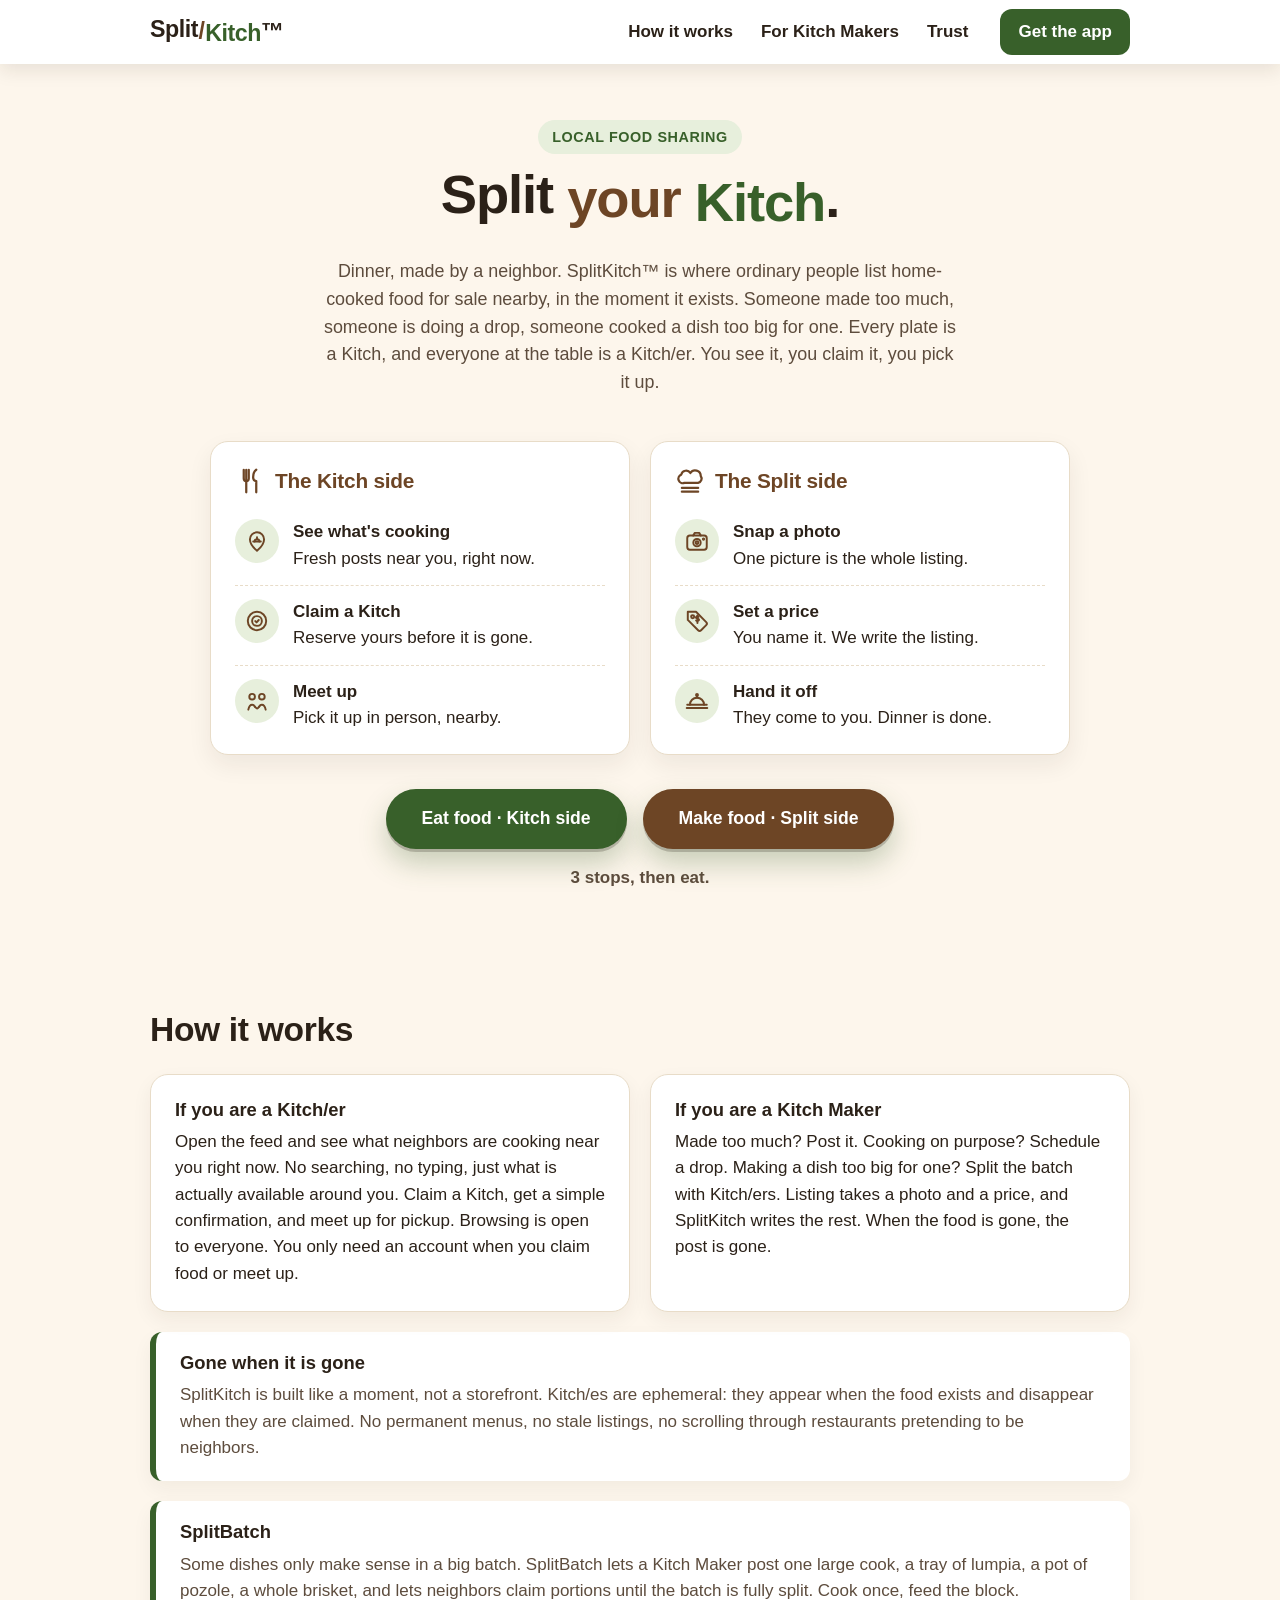
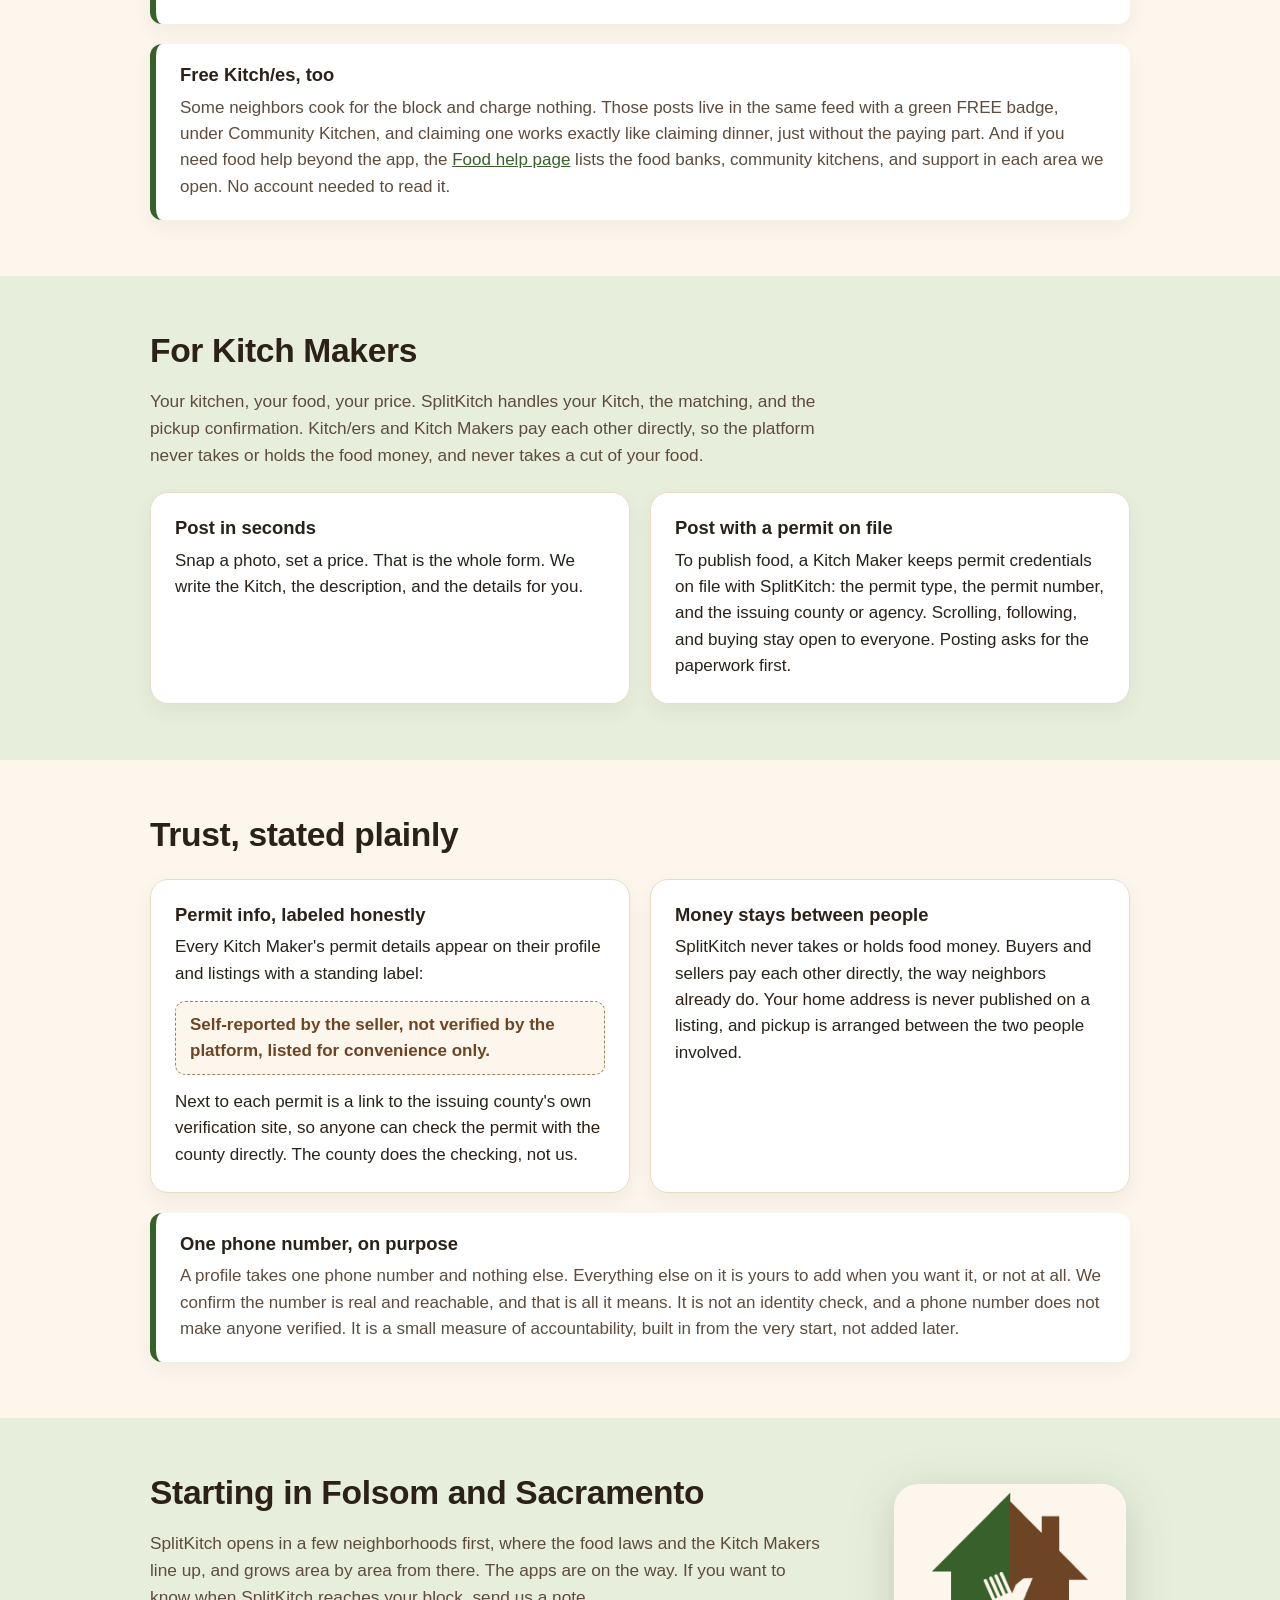
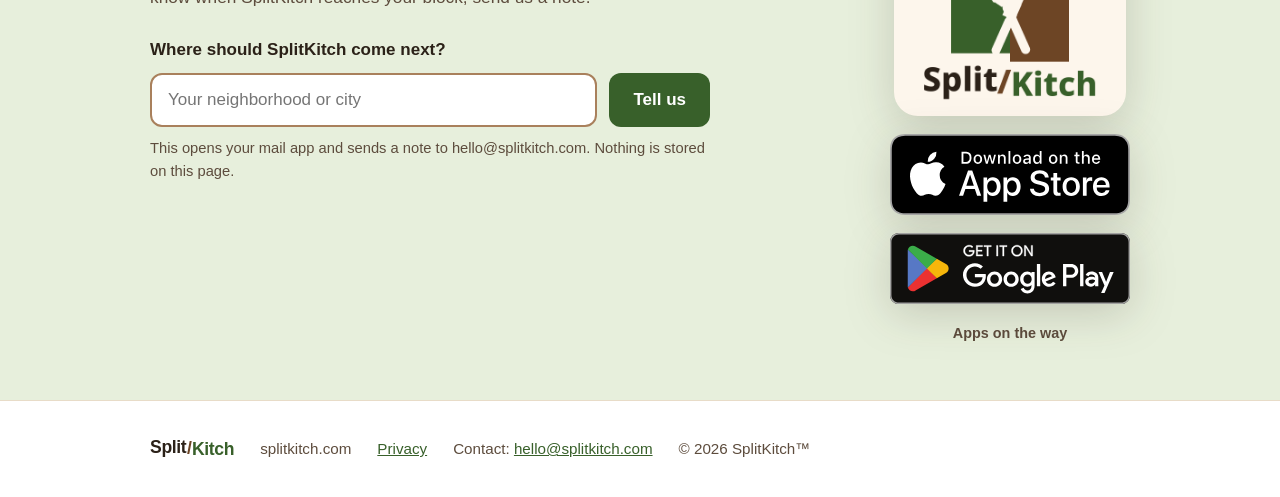
<file: index.html>
<!DOCTYPE html>
<html lang="en">
<head>
<meta charset="utf-8">
<meta name="viewport" content="width=device-width, initial-scale=1">
<meta name="color-scheme" content="light">
<meta name="description" content="SplitKitch is local food sharing: neighbors sharing home-cooked Kitch/es, in the moment. Starting in Folsom and Sacramento.">
<title>SplitKitch™: Local food, shared</title>
<link rel="icon" type="image/svg+xml" href="favicon.svg">
<link rel="stylesheet" href="styles.css">
</head>
<body>

<header class="site-header">
  <div class="wrap header-inner">
    <a class="wordmark" href="#top" aria-label="SplitKitch home"><span class="wordmark-split">Split</span><span class="wordmark-slash" aria-hidden="true">/</span><span class="wordmark-accent">Kitch</span>™</a>
    <nav class="site-nav" aria-label="Main">
      <a href="#how">How it works</a>
      <a href="#cooks">For Kitch Makers</a>
      <a href="#trust">Trust</a>
    </nav>
    <a class="btn btn-primary btn-small" href="#apps">Get the app</a>
  </div>
</header>

<main id="top">

  <!-- Hero -->
  <section class="hero">
    <div class="wrap">
      <p class="eyebrow">Local food sharing</p>
      <h1 class="tagline"><span class="tagline-split">Split</span> <span class="tagline-your">your</span> <span class="tagline-kitch">Kitch</span>.</h1>
      <p class="lede">Dinner, made by a neighbor. SplitKitch™ is where ordinary people list home-cooked food for sale nearby, in the moment it exists. Someone made too much, someone is doing a drop, someone cooked a dish too big for one. Every plate is a Kitch, and everyone at the table is a Kitch/er. You see it, you claim it, you pick it up.</p>

      <div class="trails" role="group" aria-label="The two sides of SplitKitch">
        <div class="trail">
          <h2 class="trail-title">
            <svg class="trail-icon" viewBox="0 0 24 24" fill="none" stroke="currentColor" stroke-width="1.8" stroke-linecap="round" stroke-linejoin="round" aria-hidden="true">
              <path d="M7 3v7a2 2 0 0 0 2 2h0a2 2 0 0 0 2-2V3"/>
              <path d="M9 3v18"/>
              <path d="M17 3c-1.7 1.2-2.5 3.4-2.5 6 0 1.9.8 3 2.5 3v9"/>
            </svg>
            The Kitch side
          </h2>
          <ol class="steps">
            <li>
              <span class="step-icon" aria-hidden="true">
                <svg viewBox="0 0 24 24" fill="none" stroke="currentColor" stroke-width="1.8" stroke-linecap="round" stroke-linejoin="round"><path d="M12 21s-6.5-5.4-6.5-10.4A6.5 6.5 0 0 1 12 4a6.5 6.5 0 0 1 6.5 6.6C18.5 15.6 12 21 12 21Z"/><path d="M8.5 12.5h7"/><path d="M9.8 12.5a2.2 2.2 0 0 1 4.4 0"/><path d="M12 8.6v1.7"/></svg>
              </span>
              <span><strong>See what's cooking</strong><br>Fresh posts near you, right now.</span>
            </li>
            <li>
              <span class="step-icon" aria-hidden="true">
                <svg viewBox="0 0 24 24" fill="none" stroke="currentColor" stroke-width="1.8" stroke-linecap="round" stroke-linejoin="round"><circle cx="12" cy="12" r="8.5"/><circle cx="12" cy="12" r="4.5"/><path d="m10.4 12.1 1.2 1.2 2-2.2"/></svg>
              </span>
              <span><strong>Claim a Kitch</strong><br>Reserve yours before it is gone.</span>
            </li>
            <li>
              <span class="step-icon" aria-hidden="true">
                <svg viewBox="0 0 24 24" fill="none" stroke="currentColor" stroke-width="1.8" stroke-linecap="round" stroke-linejoin="round"><circle cx="7.5" cy="8" r="2.6"/><circle cx="16.5" cy="8" r="2.6"/><path d="M4 20c.6-3 1.9-4.5 3.5-4.5 1 0 1.9.6 2.5 1.7"/><path d="M20 20c-.6-3-1.9-4.5-3.5-4.5-1 0-1.9.6-2.5 1.7"/><path d="m10 17.2 1.4 1.4a1 1 0 0 0 1.4 0L14.2 17"/></svg>
              </span>
              <span><strong>Meet up</strong><br>Pick it up in person, nearby.</span>
            </li>
          </ol>
        </div>

        <div class="trail">
          <h2 class="trail-title">
            <svg class="trail-icon" viewBox="0 0 24 24" fill="none" stroke="currentColor" stroke-width="1.8" stroke-linecap="round" stroke-linejoin="round" aria-hidden="true">
              <path d="M7.5 13.5A3.5 3.5 0 0 1 5 6.9a4 4 0 0 1 7.3-1.3A4.5 4.5 0 0 1 20.6 8 3.5 3.5 0 0 1 18.5 13.5Z"/>
              <path d="M5.5 17.5h13"/>
              <path d="M5.5 20.5h13"/>
            </svg>
            The Split side
          </h2>
          <ol class="steps">
            <li>
              <span class="step-icon" aria-hidden="true">
                <svg viewBox="0 0 24 24" fill="none" stroke="currentColor" stroke-width="1.8" stroke-linecap="round" stroke-linejoin="round"><rect x="3" y="7" width="18" height="13" rx="2.5"/><circle cx="12" cy="13.5" r="3.4"/><circle cx="12" cy="13.5" r="1.2"/><path d="M8.5 7 10 4.5h4L15.5 7"/><circle cx="18" cy="10.2" r="0.6" fill="currentColor"/></svg>
              </span>
              <span><strong>Snap a photo</strong><br>One picture is the whole listing.</span>
            </li>
            <li>
              <span class="step-icon" aria-hidden="true">
                <svg viewBox="0 0 24 24" fill="none" stroke="currentColor" stroke-width="1.8" stroke-linecap="round" stroke-linejoin="round"><path d="M3.5 3.5h7.6L20.5 13a2 2 0 0 1 0 2.8l-4.7 4.7a2 2 0 0 1-2.8 0L3.5 11Z"/><circle cx="8" cy="8" r="1.4"/><path d="M13.4 8.2c-.7-.6-2.4-.5-2.4.6 0 1.4 2.9.7 2.9 2.1 0 1.1-1.9 1.3-2.7.6"/><path d="M12.4 6.9v7"/></svg>
              </span>
              <span><strong>Set a price</strong><br>You name it. We write the listing.</span>
            </li>
            <li>
              <span class="step-icon" aria-hidden="true">
                <svg viewBox="0 0 24 24" fill="none" stroke="currentColor" stroke-width="1.8" stroke-linecap="round" stroke-linejoin="round"><path d="M3 15.5h18"/><path d="M5.5 15.5a6.5 6.5 0 0 1 13 0"/><path d="M12 9V7.5"/><circle cx="12" cy="6.4" r="0.9"/><path d="M2.5 18.5h19"/></svg>
              </span>
              <span><strong>Hand it off</strong><br>They come to you. Dinner is done.</span>
            </li>
          </ol>
        </div>
      </div>

      <div class="hero-cta">
        <a class="btn btn-primary btn-pill btn-shine" href="https://splitkitch.web.app/#map">Eat food · Kitch side</a>
        <a class="btn btn-cocoa btn-pill btn-shine" href="https://splitkitch.web.app">Make food · Split side</a>
      </div>
      <p class="hero-note">3 stops, then eat.</p>
    </div>
  </section>

  <!-- How it works -->
  <section id="how" class="section">
    <div class="wrap">
      <h2>How it works</h2>
      <div class="two-col">
        <div class="card">
          <h3>If you are a Kitch/er</h3>
          <p>Open the feed and see what neighbors are cooking near you right now. No searching, no typing, just what is actually available around you. Claim a Kitch, get a simple confirmation, and meet up for pickup. Browsing is open to everyone. You only need an account when you claim food or meet up.</p>
        </div>
        <div class="card">
          <h3>If you are a Kitch Maker</h3>
          <p>Made too much? Post it. Cooking on purpose? Schedule a drop. Making a dish too big for one? Split the batch with Kitch/ers. Listing takes a photo and a price, and SplitKitch writes the rest. When the food is gone, the post is gone.</p>
        </div>
      </div>

      <div class="note-band">
        <h3>Gone when it is gone</h3>
        <p>SplitKitch is built like a moment, not a storefront. Kitch/es are ephemeral: they appear when the food exists and disappear when they are claimed. No permanent menus, no stale listings, no scrolling through restaurants pretending to be neighbors.</p>
      </div>

      <div class="note-band">
        <h3>SplitBatch</h3>
        <p>Some dishes only make sense in a big batch. SplitBatch lets a Kitch Maker post one large cook, a tray of lumpia, a pot of pozole, a whole brisket, and lets neighbors claim portions until the batch is fully split. Cook once, feed the block.</p>
      </div>

      <div class="note-band">
        <h3>Free Kitch/es, too</h3>
        <p>Some neighbors cook for the block and charge nothing. Those posts live in the same feed with a green FREE badge, under Community Kitchen, and claiming one works exactly like claiming dinner, just without the paying part. And if you need food help beyond the app, the <a href="https://splitkitch.web.app/#food-help">Food help page</a> lists the food banks, community kitchens, and support in each area we open. No account needed to read it.</p>
      </div>
    </div>
  </section>

  <!-- For cooks -->
  <section id="cooks" class="section section-alt">
    <div class="wrap">
      <h2>For Kitch Makers</h2>
      <p class="section-lede">Your kitchen, your food, your price. SplitKitch handles your Kitch, the matching, and the pickup confirmation. Kitch/ers and Kitch Makers pay each other directly, so the platform never takes or holds the food money, and never takes a cut of your food.</p>
      <div class="two-col">
        <div class="card">
          <h3>Post in seconds</h3>
          <p>Snap a photo, set a price. That is the whole form. We write the Kitch, the description, and the details for you.</p>
        </div>
        <div class="card">
          <h3>Post with a permit on file</h3>
          <p>To publish food, a Kitch Maker keeps permit credentials on file with SplitKitch: the permit type, the permit number, and the issuing county or agency. Scrolling, following, and buying stay open to everyone. Posting asks for the paperwork first.</p>
        </div>
      </div>
    </div>
  </section>

  <!-- Trust -->
  <section id="trust" class="section">
    <div class="wrap">
      <h2>Trust, stated plainly</h2>
      <div class="two-col">
        <div class="card">
          <h3>Permit info, labeled honestly</h3>
          <p>Every Kitch Maker's permit details appear on their profile and listings with a standing label:</p>
          <p class="permit-label">Self-reported by the seller, not verified by the platform, listed for convenience only.</p>
          <p>Next to each permit is a link to the issuing county's own verification site, so anyone can check the permit with the county directly. The county does the checking, not us.</p>
        </div>
        <div class="card">
          <h3>Money stays between people</h3>
          <p>SplitKitch never takes or holds food money. Buyers and sellers pay each other directly, the way neighbors already do. Your home address is never published on a listing, and pickup is arranged between the two people involved.</p>
        </div>
      </div>

      <div class="note-band">
        <h3>One phone number, on purpose</h3>
        <p>A profile takes one phone number and nothing else. Everything else on it is yours to add when you want it, or not at all. We confirm the number is real and reachable, and that is all it means. It is not an identity check, and a phone number does not make anyone verified. It is a small measure of accountability, built in from the very start, not added later.</p>
      </div>
    </div>
  </section>

  <!-- Launch / get the app -->
  <section id="get" class="section section-alt">
    <div class="wrap launch-grid">
      <div class="launch-copy">
        <h2>Starting in Folsom and Sacramento</h2>
        <p class="section-lede">SplitKitch opens in a few neighborhoods first, where the food laws and the Kitch Makers line up, and grows area by area from there. The apps are on the way. If you want to know when SplitKitch reaches your block, send us a note.</p>
        <!-- Placeholder interest form: no backend yet. It opens the visitor's mail app. -->
        <form class="notify-form" action="mailto:hello@splitkitch.com" method="post" enctype="text/plain">
          <label class="notify-label" for="notify-where">Where should SplitKitch come next?</label>
          <div class="notify-row">
            <input id="notify-where" name="area" type="text" placeholder="Your neighborhood or city" autocomplete="address-level2">
            <button class="btn btn-primary" type="submit">Tell us</button>
          </div>
          <p class="form-note">This opens your mail app and sends a note to hello@splitkitch.com. Nothing is stored on this page.</p>
        </form>
      </div>
      <!-- Store badges: official badge artwork, placeholders by design. They become links when the apps ship. -->
      <div class="store-badges" id="apps">
        <img class="app-icon" src="app-icon.svg" alt="The SplitKitch app icon: a house split green and brown with a crossed fork and knife inside, and the SplitKitch name beneath it" width="232" height="232">
        <div class="store-badge" role="img" aria-label="SplitKitch for iPhone, coming soon to the App Store">
          <img class="badge-img" src="badge-app-store.svg" alt="" aria-hidden="true">
        </div>
        <div class="store-badge" role="img" aria-label="SplitKitch for Android, coming soon to Google Play">
          <img class="badge-img" src="badge-google-play.svg" alt="" aria-hidden="true">
        </div>
        <p class="badge-note">Apps on the way</p>
      </div>
    </div>
  </section>

</main>

<footer class="site-footer">
  <div class="wrap footer-inner">
    <span class="wordmark wordmark-small"><span class="wordmark-split">Split</span><span class="wordmark-slash" aria-hidden="true">/</span><span class="wordmark-accent">Kitch</span></span>
    <span>splitkitch.com</span>
    <span><a href="/privacy">Privacy</a></span>
    <span>Contact: <a href="mailto:hello@splitkitch.com">hello@splitkitch.com</a></span>
    <span>© 2026 SplitKitch™</span>
  </div>
</footer>

<script src="script.js"></script>
</body>
</html>
</file>
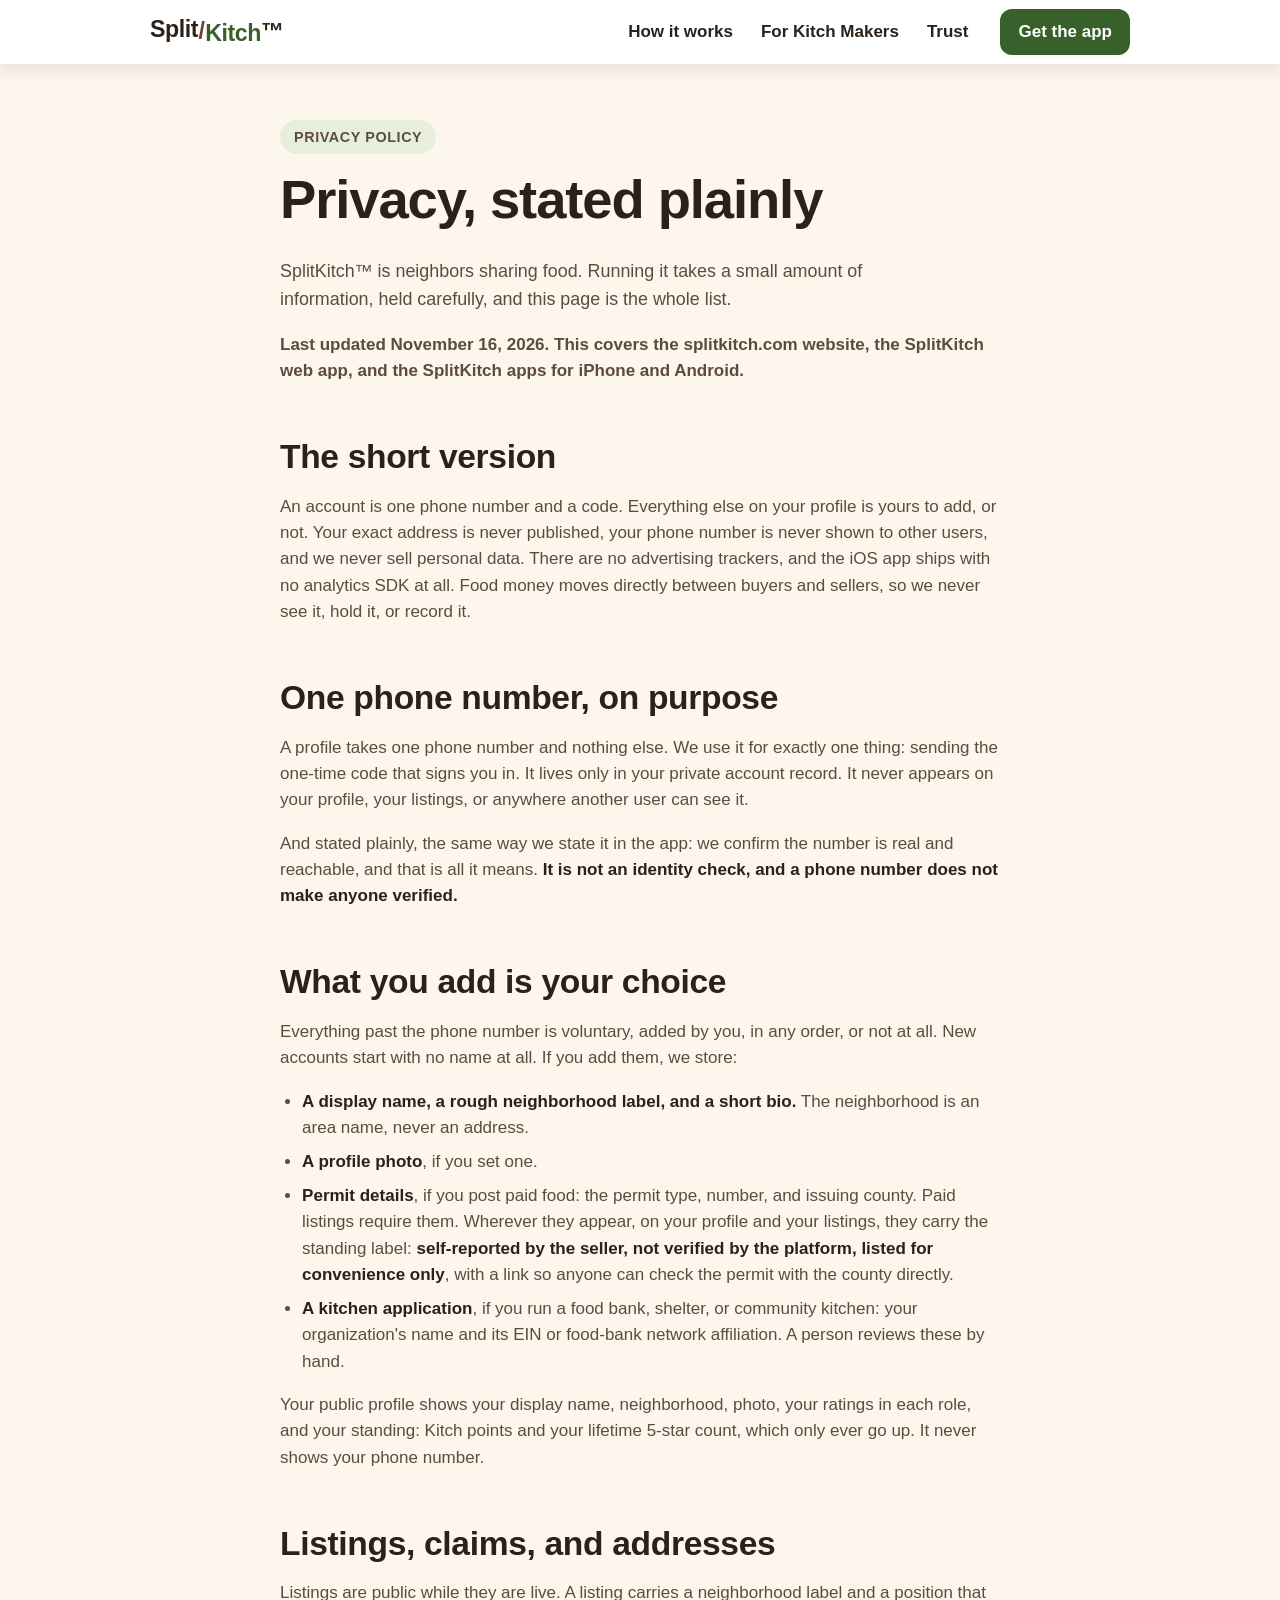
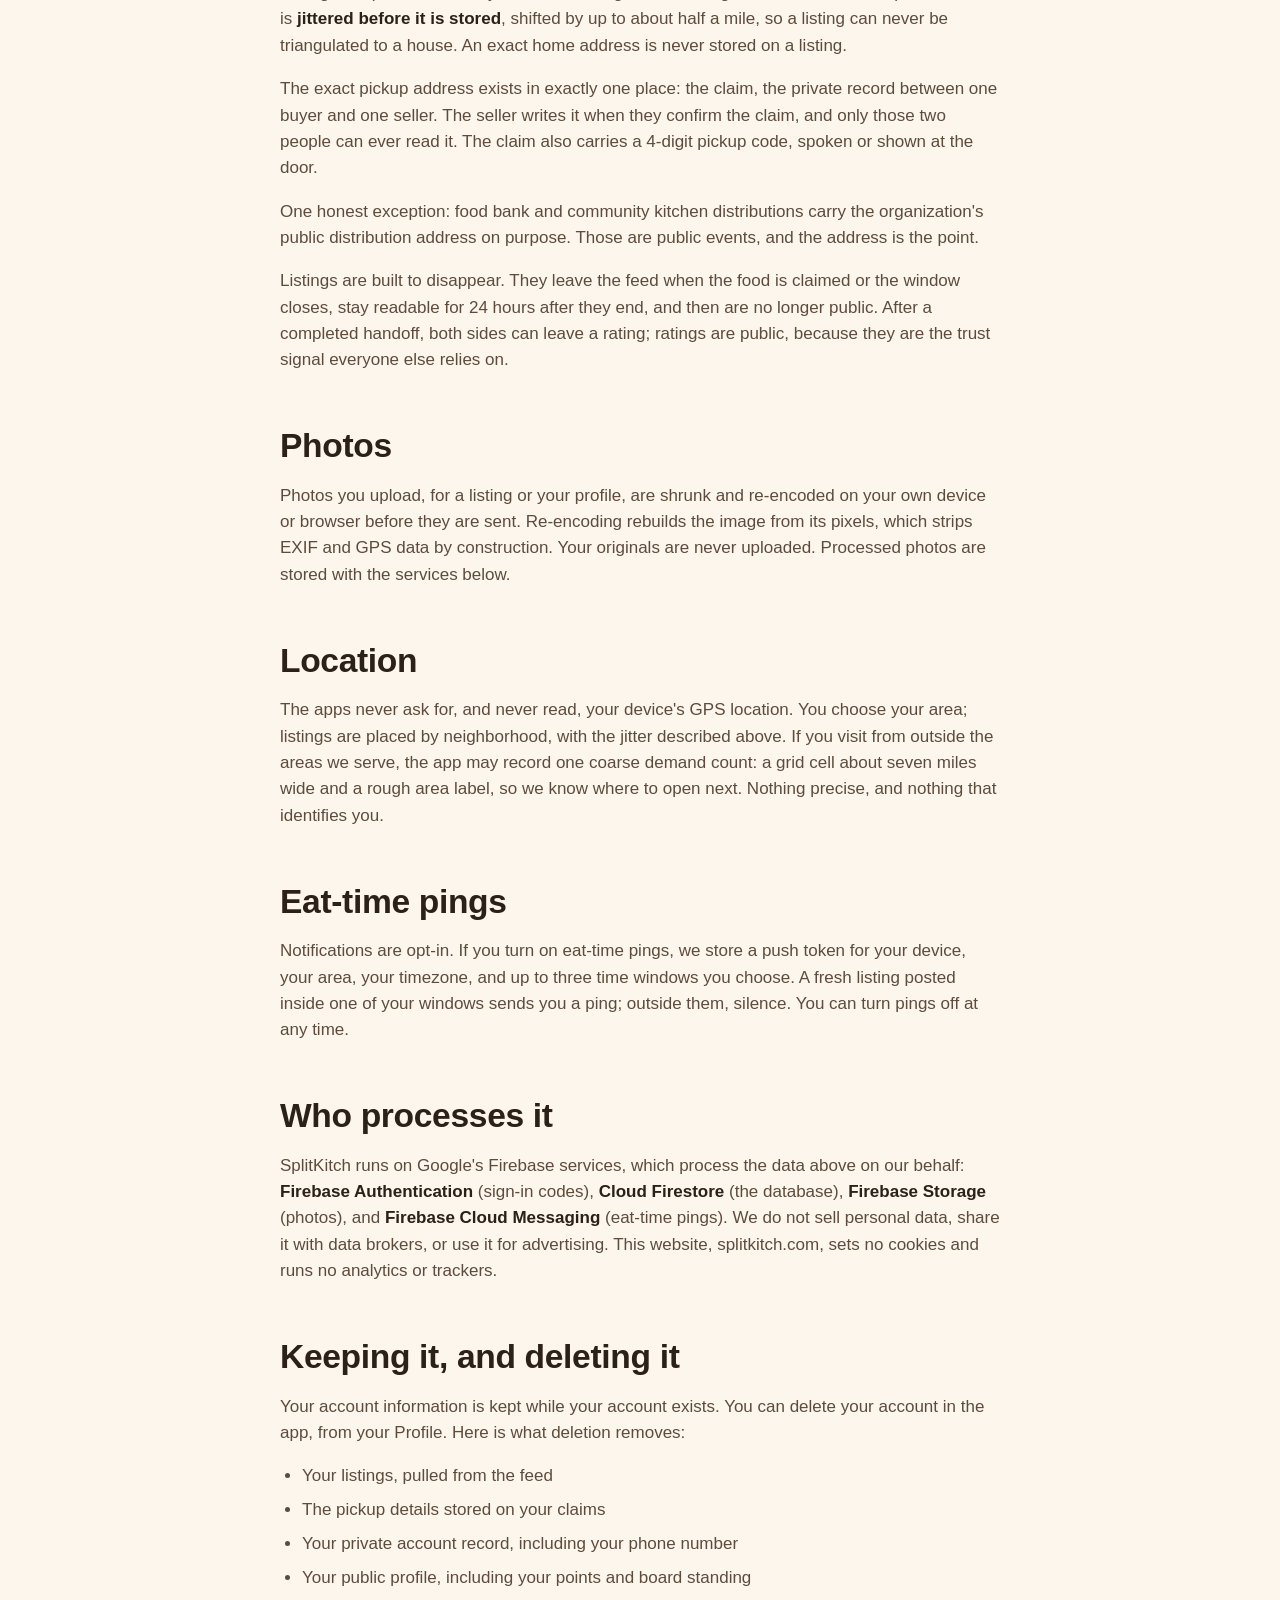
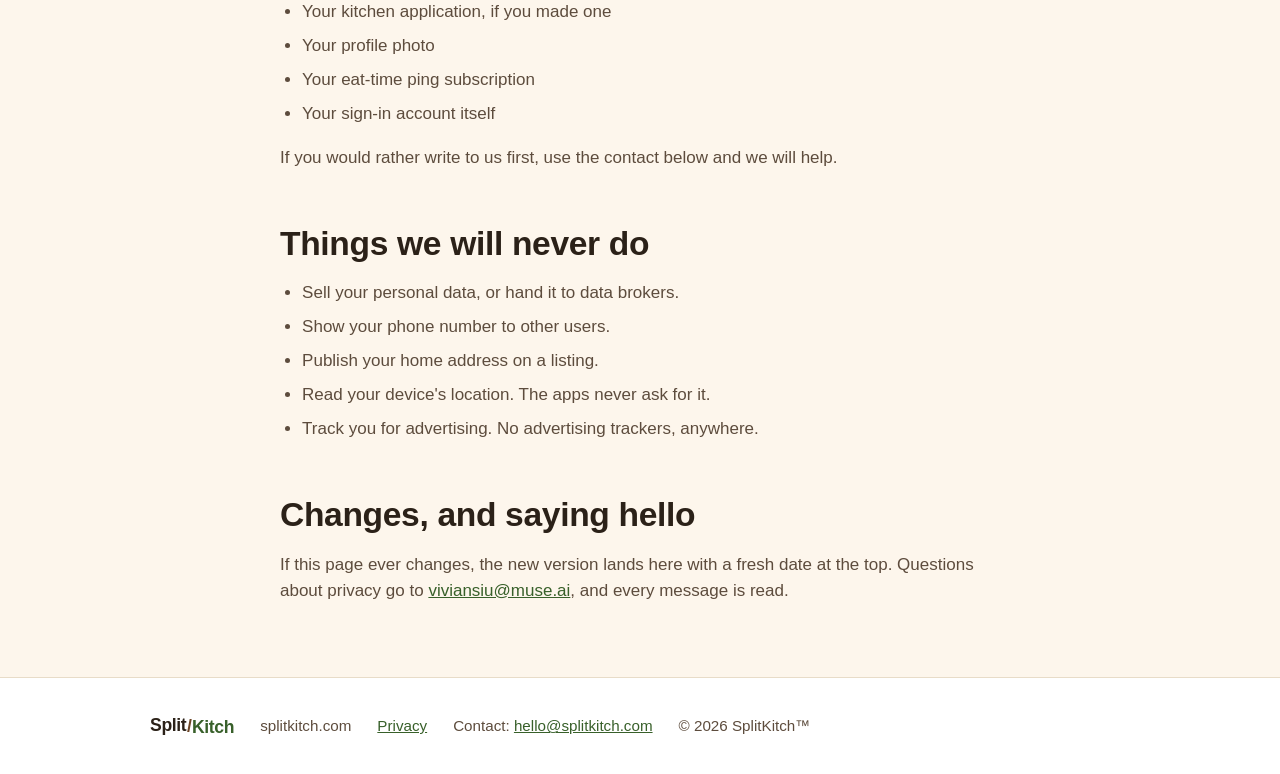
<file: privacy.html>
<!DOCTYPE html>
<html lang="en">
<head>
<meta charset="utf-8">
<meta name="viewport" content="width=device-width, initial-scale=1">
<meta name="color-scheme" content="light">
<meta name="description" content="The SplitKitch privacy policy, in plain words: one phone number for sign-in, voluntary profile details, fuzzed locations, no data sales, no advertising trackers.">
<title>Privacy Policy — SplitKitch™</title>
<link rel="icon" type="image/svg+xml" href="favicon.svg">
<link rel="stylesheet" href="styles.css">
<style>
  .prose { max-width: 760px; }
  .prose p { color: var(--ink-muted); margin: 0 0 1em; }
  .prose p strong, .prose li strong { color: var(--ink); }
  .prose h2 { margin-top: 1.6em; }
  .prose ul { color: var(--ink-muted); margin: 0 0 1em; padding-left: 1.3em; }
  .prose li { margin-bottom: 0.45em; }
  .prose .updated { font-weight: 600; }
</style>
</head>
<body>

<header class="site-header">
  <div class="wrap header-inner">
    <a class="wordmark" href="index.html" aria-label="SplitKitch home"><span class="wordmark-split">Split</span><span class="wordmark-slash" aria-hidden="true">/</span><span class="wordmark-accent">Kitch</span>™</a>
    <nav class="site-nav" aria-label="Main">
      <a href="index.html#how">How it works</a>
      <a href="index.html#cooks">For Kitch Makers</a>
      <a href="index.html#trust">Trust</a>
    </nav>
    <a class="btn btn-primary btn-small" href="index.html#apps">Get the app</a>
  </div>
</header>

<main>
  <section class="section">
    <div class="wrap prose">
      <p class="eyebrow">Privacy Policy</p>
      <h1>Privacy, stated plainly</h1>
      <p class="lede">SplitKitch™ is neighbors sharing food. Running it takes a small amount of information, held carefully, and this page is the whole list.</p>
      <p class="updated">Last updated November 16, 2026. This covers the splitkitch.com website, the SplitKitch web app, and the SplitKitch apps for iPhone and Android.</p>

      <h2>The short version</h2>
      <p>An account is one phone number and a code. Everything else on your profile is yours to add, or not. Your exact address is never published, your phone number is never shown to other users, and we never sell personal data. There are no advertising trackers, and the iOS app ships with no analytics SDK at all. Food money moves directly between buyers and sellers, so we never see it, hold it, or record it.</p>

      <h2>One phone number, on purpose</h2>
      <p>A profile takes one phone number and nothing else. We use it for exactly one thing: sending the one-time code that signs you in. It lives only in your private account record. It never appears on your profile, your listings, or anywhere another user can see it.</p>
      <p>And stated plainly, the same way we state it in the app: we confirm the number is real and reachable, and that is all it means. <strong>It is not an identity check, and a phone number does not make anyone verified.</strong></p>

      <h2>What you add is your choice</h2>
      <p>Everything past the phone number is voluntary, added by you, in any order, or not at all. New accounts start with no name at all. If you add them, we store:</p>
      <ul>
        <li><strong>A display name, a rough neighborhood label, and a short bio.</strong> The neighborhood is an area name, never an address.</li>
        <li><strong>A profile photo</strong>, if you set one.</li>
        <li><strong>Permit details</strong>, if you post paid food: the permit type, number, and issuing county. Paid listings require them. Wherever they appear, on your profile and your listings, they carry the standing label: <strong>self-reported by the seller, not verified by the platform, listed for convenience only</strong>, with a link so anyone can check the permit with the county directly.</li>
        <li><strong>A kitchen application</strong>, if you run a food bank, shelter, or community kitchen: your organization's name and its EIN or food-bank network affiliation. A person reviews these by hand.</li>
      </ul>
      <p>Your public profile shows your display name, neighborhood, photo, your ratings in each role, and your standing: Kitch points and your lifetime 5-star count, which only ever go up. It never shows your phone number.</p>

      <h2>Listings, claims, and addresses</h2>
      <p>Listings are public while they are live. A listing carries a neighborhood label and a position that is <strong>jittered before it is stored</strong>, shifted by up to about half a mile, so a listing can never be triangulated to a house. An exact home address is never stored on a listing.</p>
      <p>The exact pickup address exists in exactly one place: the claim, the private record between one buyer and one seller. The seller writes it when they confirm the claim, and only those two people can ever read it. The claim also carries a 4-digit pickup code, spoken or shown at the door.</p>
      <p>One honest exception: food bank and community kitchen distributions carry the organization's public distribution address on purpose. Those are public events, and the address is the point.</p>
      <p>Listings are built to disappear. They leave the feed when the food is claimed or the window closes, stay readable for 24 hours after they end, and then are no longer public. After a completed handoff, both sides can leave a rating; ratings are public, because they are the trust signal everyone else relies on.</p>

      <h2>Photos</h2>
      <p>Photos you upload, for a listing or your profile, are shrunk and re-encoded on your own device or browser before they are sent. Re-encoding rebuilds the image from its pixels, which strips EXIF and GPS data by construction. Your originals are never uploaded. Processed photos are stored with the services below.</p>

      <h2>Location</h2>
      <p>The apps never ask for, and never read, your device's GPS location. You choose your area; listings are placed by neighborhood, with the jitter described above. If you visit from outside the areas we serve, the app may record one coarse demand count: a grid cell about seven miles wide and a rough area label, so we know where to open next. Nothing precise, and nothing that identifies you.</p>

      <h2>Eat-time pings</h2>
      <p>Notifications are opt-in. If you turn on eat-time pings, we store a push token for your device, your area, your timezone, and up to three time windows you choose. A fresh listing posted inside one of your windows sends you a ping; outside them, silence. You can turn pings off at any time.</p>

      <h2>Who processes it</h2>
      <p>SplitKitch runs on Google's Firebase services, which process the data above on our behalf: <strong>Firebase Authentication</strong> (sign-in codes), <strong>Cloud Firestore</strong> (the database), <strong>Firebase Storage</strong> (photos), and <strong>Firebase Cloud Messaging</strong> (eat-time pings). We do not sell personal data, share it with data brokers, or use it for advertising. This website, splitkitch.com, sets no cookies and runs no analytics or trackers.</p>

      <h2>Keeping it, and deleting it</h2>
      <p>Your account information is kept while your account exists. You can delete your account in the app, from your Profile. Here is what deletion removes:</p>
      <ul>
        <li>Your listings, pulled from the feed</li>
        <li>The pickup details stored on your claims</li>
        <li>Your private account record, including your phone number</li>
        <li>Your public profile, including your points and board standing</li>
        <li>Your kitchen application, if you made one</li>
        <li>Your profile photo</li>
        <li>Your eat-time ping subscription</li>
        <li>Your sign-in account itself</li>
      </ul>
      <p>If you would rather write to us first, use the contact below and we will help.</p>

      <h2>Things we will never do</h2>
      <ul>
        <li>Sell your personal data, or hand it to data brokers.</li>
        <li>Show your phone number to other users.</li>
        <li>Publish your home address on a listing.</li>
        <li>Read your device's location. The apps never ask for it.</li>
        <li>Track you for advertising. No advertising trackers, anywhere.</li>
      </ul>

      <h2>Changes, and saying hello</h2>
      <p>If this page ever changes, the new version lands here with a fresh date at the top. Questions about privacy go to <a href="mailto:viviansiu@muse.ai">viviansiu@muse.ai</a>, and every message is read.</p>
    </div>
  </section>
</main>

<footer class="site-footer">
  <div class="wrap footer-inner">
    <span class="wordmark wordmark-small"><span class="wordmark-split">Split</span><span class="wordmark-slash" aria-hidden="true">/</span><span class="wordmark-accent">Kitch</span></span>
    <span>splitkitch.com</span>
    <span><a href="/privacy">Privacy</a></span>
    <span>Contact: <a href="mailto:hello@splitkitch.com">hello@splitkitch.com</a></span>
    <span>© 2026 SplitKitch™</span>
  </div>
</footer>

<script src="script.js"></script>
</body>
</html>
</file>
<file: styles.css>
/* SplitKitch landing: light only, warm cream, deep pistachio, cocoa brown.
   All text/background pairs below clear WCAG AA contrast:
   ink on cream 11.4:1, pistachio-dark on cream 5.6:1, white on pistachio 4.9:1,
   cocoa on cream 7.1:1, cocoa on white 8.0:1, muted ink on cream 6.2:1. */

:root {
  color-scheme: light;
  --bg: #fdf6ec;            /* warm cream */
  --surface: #ffffff;
  --ink: #2b2118;           /* warm near-black */
  --ink-muted: #5d4c3d;
  --pistachio: #38602a;     /* deep pistachio, button fill */
  --pistachio-bright: #4a7d37;
  --pistachio-soft: #e7efdc;/* tint band */
  --cocoa: #6d4525;         /* warm cocoa brown accent */
  --cocoa-soft: #a9805c;
  --line: #e8dcc8;
  --shadow-3d: 0 3px 0 rgba(43, 33, 24, 0.22), 0 14px 28px rgba(56, 96, 42, 0.28);
  --radius: 18px;
}

* { box-sizing: border-box; }

html { scroll-behavior: smooth; }

/* Anchor jumps clear the sticky header (64px) instead of hiding under it */
section[id],
.store-badges { scroll-margin-top: 80px; }

body {
  margin: 0;
  background: var(--bg);
  color: var(--ink);
  font-family: -apple-system, BlinkMacSystemFont, "Segoe UI", Roboto, Helvetica, Arial, sans-serif;
  font-size: 17px;
  line-height: 1.55;
}

.wrap {
  max-width: 1020px;
  margin: 0 auto;
  padding: 0 20px;
}

h1, h2, h3 { line-height: 1.15; margin: 0 0 0.5em; }
h1 { font-size: clamp(2.2rem, 6vw, 3.4rem); letter-spacing: -0.02em; }
h2 { font-size: clamp(1.6rem, 4vw, 2.1rem); letter-spacing: -0.01em; }
h3 { font-size: 1.15rem; }

a { color: var(--pistachio); }
a:focus-visible, .btn:focus-visible, input:focus-visible {
  outline: 3px solid var(--cocoa);
  outline-offset: 2px;
}

/* Header */
.site-header {
  position: sticky;
  top: 0;
  z-index: 10;
  background: var(--surface);
  box-shadow: 0 6px 18px rgba(43, 33, 24, 0.10);
}
.header-inner {
  display: flex;
  align-items: center;
  gap: 20px;
  min-height: 64px;
}
.wordmark {
  font-size: 1.45rem;
  font-weight: 800;
  letter-spacing: -0.02em;
  color: var(--ink);
  text-decoration: none;
  display: inline-flex;
  align-items: baseline;
}
.wordmark-split,
.wordmark-slash,
.wordmark-accent { display: inline-block; }
.wordmark-split { transform: translateY(-0.07em); }
.wordmark-slash {
  color: var(--cocoa);
  margin: 0 0.03em;
}
.wordmark-accent {
  color: var(--pistachio);
  transform: translateY(0.07em);
}
.wordmark-small { font-size: 1.1rem; }
/* The tagline (Tony, 2026-11-16): "Split your Kitch." — "your"
   sits where the slash sits in the wordmark and does the
   splitting: Split rides high like the wordmark's first half,
   "your" wears the slash's cocoa, Kitch drops in pistachio. */
.tagline-split,
.tagline-your,
.tagline-kitch { display: inline-block; }
.tagline-split { transform: translateY(-0.07em); }
.tagline-your { color: var(--cocoa); }
.tagline-kitch {
  color: var(--pistachio);
  transform: translateY(0.07em);
}
.site-nav {
  display: flex;
  gap: 4px;
  margin-left: auto;
}
.site-nav a {
  color: var(--ink);
  text-decoration: none;
  font-weight: 600;
  padding: 10px 12px;
  min-height: 44px;
  display: inline-flex;
  align-items: center;
  border-radius: 10px;
}
.site-nav a:hover { background: var(--pistachio-soft); }

/* Buttons */
.btn {
  position: relative;
  display: inline-flex;
  align-items: center;
  justify-content: center;
  min-height: 44px;
  padding: 12px 22px;
  border-radius: 12px;
  border: 2px solid transparent;
  font: inherit;
  font-weight: 700;
  text-decoration: none;
  cursor: pointer;
  overflow: hidden;
  transition: transform 90ms ease, box-shadow 90ms ease;
}
.btn-primary {
  background: var(--pistachio);
  color: #ffffff;
}
.btn-primary:hover { background: var(--pistachio-bright); }
/* Full cocoa fill: the Make food door, equal weight to Eat food (as in the apps) */
.btn-cocoa {
  background: var(--cocoa);
  color: #ffffff;
}
.btn-cocoa:hover { background: #7d5230; }
.btn-ghost {
  background: var(--surface);
  color: var(--pistachio);
  border-color: var(--pistachio);
}
.btn-small { padding: 8px 16px; min-height: 44px; }
.btn-pill {
  border-radius: 999px;
  padding: 14px 34px;
  font-size: 1.1rem;
  box-shadow: var(--shadow-3d);
}
.btn:active, .btn.is-pressed {
  transform: translateY(3px);
  box-shadow: 0 0 0 rgba(0,0,0,0), 0 4px 10px rgba(56, 96, 42, 0.25);
}

/* Shimmer and soft glow on the two hero pills */
.btn-shine::after {
  content: "";
  position: absolute;
  inset: 0;
  background: linear-gradient(115deg, transparent 30%, rgba(255,255,255,0.45) 50%, transparent 70%);
  transform: translateX(-120%);
  animation: shine 3.6s ease-in-out infinite;
  pointer-events: none;
}
.btn-shine { animation: glow 3.6s ease-in-out infinite; }
@keyframes shine {
  0%, 55% { transform: translateX(-120%); }
  85%, 100% { transform: translateX(120%); }
}
@keyframes glow {
  0%, 100% { filter: drop-shadow(0 0 0 rgba(74, 125, 55, 0)); }
  50% { filter: drop-shadow(0 0 10px rgba(74, 125, 55, 0.45)); }
}

/* Hero */
.hero { padding: 56px 0 64px; text-align: center; }
.eyebrow {
  display: inline-block;
  margin: 0 0 14px;
  padding: 6px 14px;
  border-radius: 999px;
  background: var(--pistachio-soft);
  color: var(--pistachio);
  font-weight: 700;
  font-size: 0.9rem;
  letter-spacing: 0.04em;
  text-transform: uppercase;
}
.lede {
  max-width: 640px;
  margin: 0 auto;
  color: var(--ink-muted);
  font-size: 1.12rem;
}

.trails {
  display: grid;
  grid-template-columns: 1fr 1fr;
  gap: 20px;
  margin: 44px auto 34px;
  max-width: 860px;
  text-align: left;
}
.trail {
  background: var(--surface);
  border: 1px solid var(--line);
  border-radius: var(--radius);
  padding: 24px 24px 10px;
  box-shadow: 0 10px 24px rgba(43, 33, 24, 0.07);
}
.trail-title {
  display: flex;
  align-items: center;
  gap: 10px;
  color: var(--cocoa);
  font-size: 1.3rem;
}
.trail-icon { width: 30px; height: 30px; flex: none; }
.steps { list-style: none; margin: 0; padding: 0; }
.steps li {
  display: flex;
  gap: 14px;
  align-items: flex-start;
  padding: 13px 0;
  border-top: 1px dashed var(--line);
}
.steps li:first-child { border-top: none; }
.step-icon {
  flex: none;
  width: 44px;
  height: 44px;
  border-radius: 50%;
  background: var(--pistachio-soft);
  color: var(--cocoa);
  display: inline-flex;
  align-items: center;
  justify-content: center;
}
.step-icon svg { width: 26px; height: 26px; }

.hero-cta {
  display: flex;
  gap: 16px;
  justify-content: center;
  flex-wrap: wrap;
}
.hero-note { color: var(--ink-muted); margin: 16px 0 0; font-weight: 600; }

/* Sections */
.section { padding: 56px 0; }
.section-alt { background: var(--pistachio-soft); }
.section-lede { max-width: 680px; color: var(--ink-muted); font-size: 1.08rem; }
.two-col {
  display: grid;
  grid-template-columns: 1fr 1fr;
  gap: 20px;
  margin-top: 24px;
}
.card {
  background: var(--surface);
  border: 1px solid var(--line);
  border-radius: var(--radius);
  padding: 24px;
  box-shadow: 0 8px 20px rgba(43, 33, 24, 0.06);
}
.card p { margin: 0 0 0.8em; }
.card p:last-child { margin-bottom: 0; }
.note-band {
  margin-top: 20px;
  background: var(--surface);
  border-left: 6px solid var(--pistachio);
  border-radius: 12px;
  padding: 20px 24px;
  box-shadow: 0 8px 20px rgba(43, 33, 24, 0.05);
}
.note-band p { margin: 0; color: var(--ink-muted); }
.permit-label {
  font-weight: 700;
  color: var(--cocoa);
  background: var(--bg);
  border: 1px dashed var(--cocoa-soft);
  border-radius: 10px;
  padding: 10px 14px;
}

/* Notify form */
.notify-form { margin-top: 26px; max-width: 560px; }
.notify-label { display: block; font-weight: 700; margin-bottom: 10px; }
.notify-row { display: flex; gap: 12px; flex-wrap: wrap; }
.notify-row input {
  flex: 1 1 260px;
  min-height: 44px;
  padding: 12px 16px;
  border: 2px solid var(--cocoa-soft);
  border-radius: 12px;
  font: inherit;
  background: var(--surface);
  color: var(--ink);
}
.form-note { color: var(--ink-muted); font-size: 0.92rem; margin-top: 10px; }

/* Launch layout + store badges (badges are placeholders until the apps ship) */
.launch-grid {
  display: grid;
  grid-template-columns: minmax(0, 1fr) 240px;
  gap: 28px 56px;
  align-items: start;
}
.store-badges {
  display: flex;
  flex-direction: column;
  gap: 18px;
  padding-top: 10px;
}
.app-icon {
  display: block;
  width: 232px;
  height: auto;
  align-self: center;
  border-radius: 24px;
  filter: drop-shadow(0 10px 22px rgba(43, 33, 24, 0.18));
}
.store-badge { line-height: 0; }
.badge-img {
  display: block;
  width: 100%;
  height: auto;
  filter: drop-shadow(0 10px 22px rgba(43, 33, 24, 0.18));
}
.badge-note {
  margin: 0;
  text-align: center;
  color: var(--ink-muted);
  font-size: 0.9rem;
  font-weight: 600;
}
@media (max-width: 760px) {
  .launch-grid { grid-template-columns: 1fr; }
  .store-badges { max-width: 300px; }
}

/* Footer */
.site-footer {
  background: var(--surface);
  border-top: 1px solid var(--line);
  padding: 26px 0;
}
.footer-inner {
  display: flex;
  gap: 10px 26px;
  flex-wrap: wrap;
  align-items: center;
  color: var(--ink-muted);
  font-size: 0.95rem;
}
.footer-inner a { min-height: 44px; display: inline-flex; align-items: center; }

/* Small screens */
@media (max-width: 720px) {
  .trails, .two-col { grid-template-columns: 1fr; }
  .site-nav { display: none; }
  .hero { padding: 40px 0 48px; }
}

/* Reduced motion: kill shimmer, glow, smooth scroll, and press travel */
@media (prefers-reduced-motion: reduce) {
  html { scroll-behavior: auto; }
  .btn-shine::after, .btn-shine { animation: none; }
  .btn { transition: none; }
  .btn:active, .btn.is-pressed { transform: none; }
}
</file>
